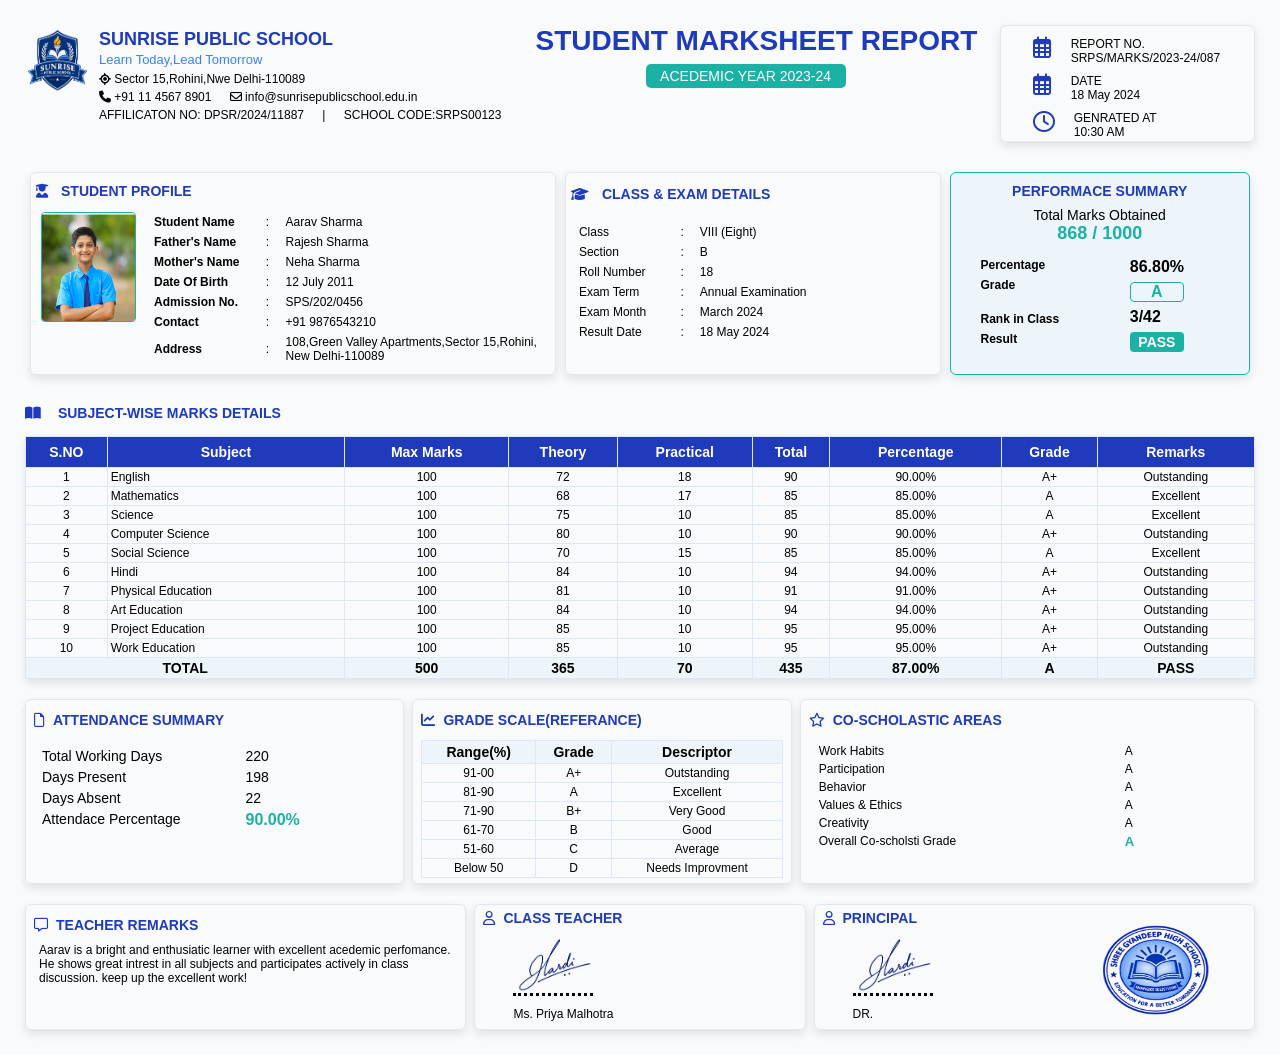
<file: index.html>
<!doctype html>
<html lang="en">
  <head>
    <meta charset="UTF-8" />
    <meta name="viewport" content="width=device-width, initial-scale=1.0" />
    <link rel="stylesheet" href="style.css" />
    <link
      rel="stylesheet"
      href="https://cdnjs.cloudflare.com/ajax/libs/font-awesome/6.7.2/css/all.min.css"
    />
    <title>Report Card1 </title>
  </head>
  <body> 
    <div class="report-card">
      <header class="header">
        <div class="scl-info">
          <img class="logo" src="slogo.png" alt="school logo" />
          <div class="scl-details">
            <h2>SUNRISE PUBLIC SCHOOL</h2>
            <p id="quote">Learn Today,Lead Tomorrow</p>
            <div class="content">
              <p>
                <i class="fa-solid fa-location-crosshairs"></i> Sector
                15,Rohini,Nwe Delhi-110089
              </p>
              <p>
                <i class="fa-solid fa-phone"></i> +91 11 4567 8901
                <span
                  ><i class="fa-regular fa-envelope"></i>
                  info@sunrisepublicschool.edu.in</span
                >
              </p>

              <p>
                AFFILICATON NO: DPSR/2024/11887 <span>|</span>
                <span>SCHOOL CODE:SRPS00123</span>
              </p>
            </div>
          </div>
        </div>
        <div class="scl-title">
          <h1>STUDENT MARKSHEET REPORT</h1>
          <p>ACEDEMIC YEAR 2023-24</p>
        </div>
        <div class="meta-data">
          <div class="meta-info">
            <i class="fa-regular fa-calendar-days"></i>
            <div>
              <p>REPORT NO. <br />SRPS/MARKS/2023-24/087</p>
            </div>
          </div>
          <div class="meta-info">
            <i class="fa-regular fa-calendar-days"></i>
            <div>
              <p>DATE <br />18 May 2024</p>
            </div>
          </div>
          <div class="meta-info">
            <i class="fa-regular fa-clock"></i>
            <div>
              <p>GENRATED AT<br />10:30 AM</p>
            </div>
          </div>
        </div>
      </header> 

      <section class="top-details">
        <div class="profile">
          <h4>
            <i id="sicon" class="fa-solid fa-user-graduate"></i>STUDENT PROFILE
          </h4>
          <div class="profile-details">
            <div>
              <img  class="studentimg" src="student.jpg" alt="profile pic" />
            </div>
            <div class="profile-info">
              <table>
                <tr>
                  <td><b>Student Name</b></td>
                  <td>:</td>
                  <td>Aarav Sharma</td>
                </tr>
                <tr>
                  <td><b>Father's Name</b></td>
                <td>: </td>
                <td>Rajesh Sharma</td>
              </tr>
                <tr>
                  <td><b>Mother's Name</b></td>
                  <td>: </td>
                  <td> Neha Sharma</td>
                </tr>
                <tr>
                  <td><b>Date Of Birth</b></td>
                  <td>: </td>
                  <td>12 July 2011</td>
                </tr>
                <tr>
                  <td><b>Admission No.</b></td>
                  <td>: </td>
                  <td>SPS/202/0456</td>
                </tr>
                <tr>
                  <td><b>Contact</b></td>
                  <td>: </td>
                  <td>+91 9876543210</td>
                </tr>
                <tr>
                  <td><b>Address</b></td>
                  <td>: </td>
                  <td>108,Green Valley Apartments,Sector 15,Rohini, New
                Delhi-110089</td>
                </tr>
    
           </table>
            </div>
          </div>
        </div>
        <div class="student-details">
          <h4> <i id="picon" class="fa-solid fa-graduation-cap"></i>CLASS & EXAM DETAILS</h4>
          <table>
            <tr>
              <td>Class</td>
              <td>:</td>
              <td> VIII (Eight)</td>
            </tr>
            <tr>
              <td>Section</td>
              <td>:</td>
              <td>B</td>
            </tr>
            <tr>
              <td>Roll Number</td>
              <td>:</td>
              <td>18</td>
            </tr>
            <tr>
              <td>Exam Term</td>
              <td>:</td>
              <td>Annual Examination</td>
            </tr>
            <tr>
              <td>Exam Month</td>
              <td>:</td>
              <td>March 2024</td>
            </tr>
            <tr>
              <td>Result Date</td>
              <td>:</td>
              <td>18 May 2024</td>
            </tr>
          </table>
        </div>
       
        <div class="card">
          <h4>PERFORMACE SUMMARY</h4>
          <p id="c1">Total Marks Obtained</p>
          <p id="c2">868 / 1000</p>
          <div class="card-details">
            <div class="card1">
              <p>Percentage</p>
              <p>Grade</p>
              <p id="Rank">Rank in Class</p>
              <p>Result</p>
            </div>
            <div class="card2">
              <p id="p1">86.80%</p>
              <p id="p2">A</p>
              <p id="p1">3/42</p>
              <p id="p3">PASS</p>
            </div>
          </div>
        </div>
      </section>

      <section class="table-marks">
        <div class="subject-marks">
          <h4><i id="sicon" class="fa-solid fa-book-open"></i> SUBJECT-WISE MARKS DETAILS</h4>
         <table class="marks-details">
          <thead>
            <tr>
              <th>S.NO</th>
              <th>Subject</th>
              <th>Max Marks</th>
              <th>Theory</th>
              <th>Practical</th>
              <th>Total</th>
              <th>Percentage</th>
              <th>Grade</th>
              <th>Remarks</th>
            </tr>
          </thead>
          <tbody>
      <tr>
        <td>1</td>
        <td id="sub">English</td>
        <td>100</td>
        <td>72</td>
        <td>18</td>
        <td>90</td>
        <td>90.00%</td>
        <td>A+</td>
        <td>Outstanding</td>
      </tr>

      <tr>
        <td>2</td>
        <td id="sub">Mathematics</td>
        <td>100</td>
        <td>68</td>
        <td>17</td>
        <td>85</td>
        <td>85.00%</td>
        <td>A</td>
        <td>Excellent</td>
      </tr>

      <tr>
        <td>3</td>
        <td id="sub">Science</td>
        <td>100</td>
        <td>75</td>
        <td>10</td>
        <td>85</td>
        <td>85.00%</td>
        <td>A</td>
        <td>Excellent</td>
      </tr>

      <tr>
        <td>4</td>
        <td id="sub">Computer Science</td>
        <td>100</td>
        <td>80</td>
        <td>10</td>
        <td>90</td>
        <td>90.00%</td>
        <td>A+</td>
        <td>Outstanding</td>
      </tr>

      <tr>
        <td>5</td>
        <td id="sub">Social Science</td>
        <td>100</td>
        <td>70</td>
        <td>15</td>
        <td>85</td>
        <td>85.00%</td>
        <td>A</td>
        <td>Excellent</td>
      </tr>
      
<tr>
    <td>6</td>
    <td id="sub">Hindi</td>
    <td>100</td>
    <td>84</td>
    <td>10</td>
    <td>94</td>
    <td>94.00%</td>
    <td>A+</td>
    <td>Outstanding</td>
</tr>

<tr>
    <td>7</td>
    <td id="sub">Physical Education</td>
    <td>100</td>
    <td>81</td>
    <td>10</td>
    <td>91</td>
    <td>91.00%</td>
    <td>A+</td>
    <td>Outstanding</td>
</tr>

<tr>
    <td>8</td>
    <td id="sub">Art Education</td>
    <td>100</td>
    <td>84</td>
    <td>10</td>
    <td>94</td>
    <td>94.00%</td>
    <td>A+</td>
    <td>Outstanding</td>
</tr>

<tr>
    <td>9</td>
    <td id="sub">Project Education</td>
    <td>100</td>
    <td>85</td>
    <td>10</td>
    <td>95</td>
    <td>95.00%</td>
    <td>A+</td>
    <td>Outstanding</td>
</tr>

<tr>
    <td>10</td>
    <td id="sub">Work Education</td>
    <td>100</td>
    <td>85</td>
    <td>10</td>
    <td>95</td>
    <td>95.00%</td>
    <td>A+</td>
    <td>Outstanding</td>
</tr>


      <tr class="total-row">
        <td colspan="2">TOTAL</th>
        <td>500</td>
        <td>365</td>
        <td>70</td>
        <td>435</td>
        <td>87.00%</td>
        <td>A</td>
        <td>PASS</td>
      </tr>
    </tbody>

         </table>
        </div>
      </section>

      <section class="score">
        <div class="attendance">
         <h4><i id="aicon" class="fa-regular fa-file"></i>ATTENDANCE SUMMARY</h4>
         <div class="score-data">
           <div>
            <p>Total Working Days</p>
            <p>Days Present</p>
            <p>Days Absent</p>
            <p>Attendace Percentage</p>
           </div>
           <div>
            <p>220</p>
            <p>198</p>
            <p>22</p>
            <p id="final-marks">90.00%</p>
           </div>
         </div>
        </div>
        <div class="grade">
           <h4><i id="aicon" class="fa-solid fa-chart-line"></i>GRADE SCALE(REFERANCE)</h4>
            <table class="grade-score">
              <tr>
                <th>Range(%)</th>
                <th>Grade</th>
                <th>Descriptor</th>
              </tr>
              <tr>
                <td>91-00</td>
                <td>A+</td>
                <td>Outstanding</td>
              </tr>
              <tr>
                <td>81-90</td>
                <td>A</td>
                <td>Excellent</td>
              </tr>
              <tr>
                <td>71-90</td>
                <td>B+</td>
                <td>Very Good</td>
              </tr>
              <tr>
                <td>61-70</td>
                <td>B</td>
                <td>Good</td>
              </tr>
              <tr>
                <td>51-60</td>
              <td>C</td>
              <td>Average</td></tr>
              <tr>
                <td>Below 50</td>
                <td>D</td>
                <td>Needs Improvment</td>
              </tr>
            </table>
        </div>
        <div class="score-info">
          <h4><i id="aicon" class="fa-regular fa-star"></i>CO-SCHOLASTIC AREAS</h4>
          <div class="sinfo">
             <div class="sinfo1">
              <p>Work Habits</p>
              <p>Participation</p>
              <p>Behavior</p>
              <p>Values & Ethics</p>
              <p>Creativity</p>
              <p>Overall Co-scholsti Grade</p>
             </div>
             <div class="sinfo2">
              <p>A</p>
              <p>A</p>
              <p>A</p>
              <p>A</p>
              <p>A</p>
              <p id="final-grade">A</p>
             </div>
          </div>
        </div>
      </section>
      <footer class="footer-data">
         <div class="remarks">
            <h4><i id="aicon" class="fa-regular fa-message"></i>TEACHER REMARKS</h4>
            <p>Aarav is a bright and enthusiatic learner with excellent acedemic perfomance. He shows great intrest in all subjects and participates actively in class discussion. keep up the excellent work!</p>
            
         </div>
         <div class="t-sign">
            <h4><i id="aicon" class="fa-regular fa-user"></i>CLASS TEACHER</h4>
            <img id="sign" src="sign.png" alt="teacher signature">
            <p>Ms. Priya Malhotra</p>
         </div>
         <div class="p-sign">
          <div class="sign1">
              <h4><i id="aicon" class="fa-regular fa-user"></i>PRINCIPAL</h4>
            <img id="sign" src="sign.png" alt="principal signature">
            <p>DR.</p>
          </div>
          <div class="sign2">
         <img src="stamp.png" alt="stamp">
          </div>
         </div>
      </footer>
    </div>
  </body>
</html>
</file>
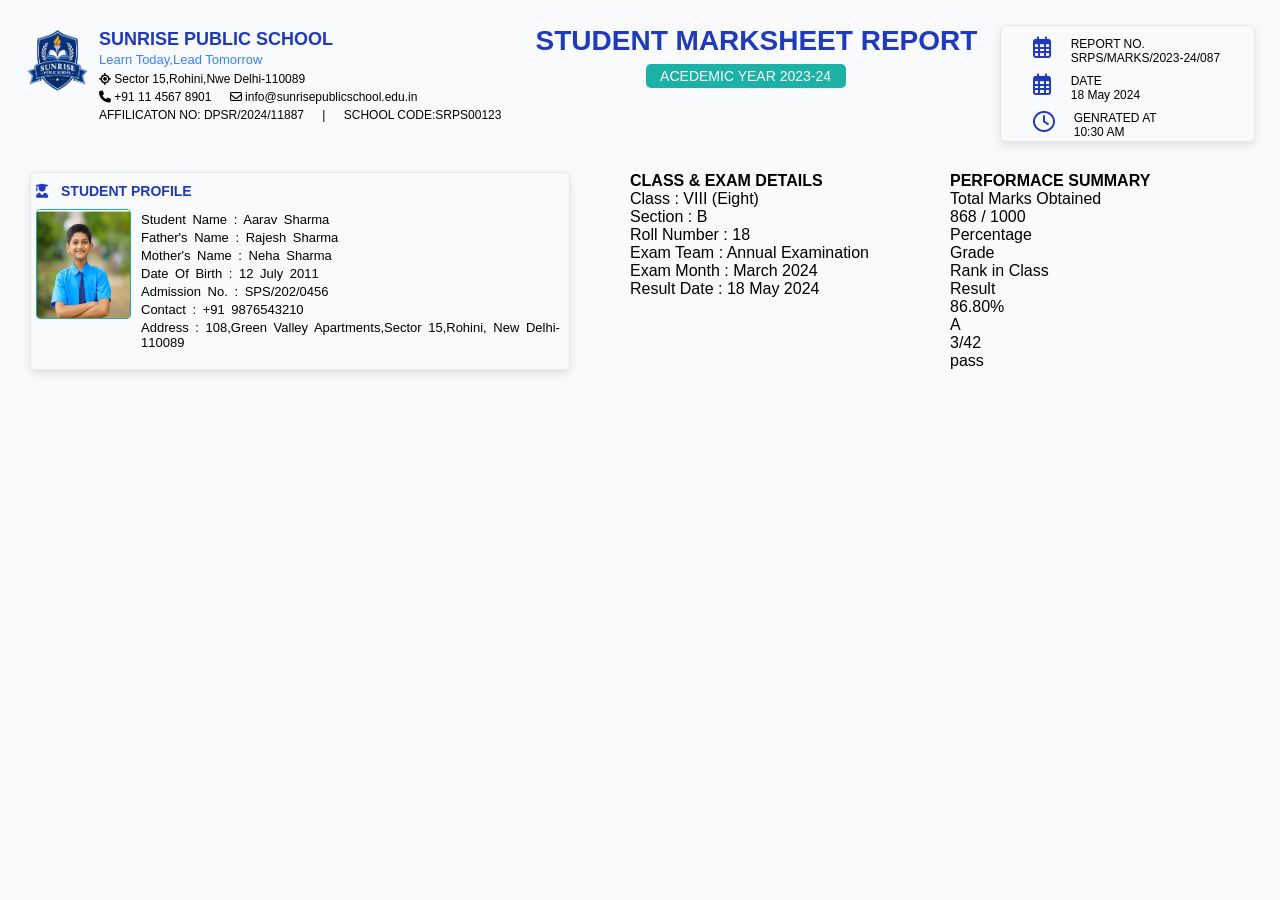
<file: Task-1/index.html>
<!doctype html>
<html lang="en">
  <head>
    <meta charset="UTF-8" />
    <meta name="viewport" content="width=device-width, initial-scale=1.0" />
    <link rel="stylesheet" href="style.css" />
    <link
      rel="stylesheet"
      href="https://cdnjs.cloudflare.com/ajax/libs/font-awesome/6.7.2/css/all.min.css"
    />
    <title>Report Card</title>
  </head>
  <body>
    <div class="report-card">
      <header class="header">
        <div class="scl-info">
          <img class="logo" src="slogo.png" alt="school logo" />
          <div class="scl-details">
            <h2>SUNRISE PUBLIC SCHOOL</h2>
            <p id="quote">Learn Today,Lead Tomorrow</p>
            <div class="content">
              <p>
                <i class="fa-solid fa-location-crosshairs"></i> Sector
                15,Rohini,Nwe Delhi-110089
              </p>
              <p>
                <i class="fa-solid fa-phone"></i> +91 11 4567 8901
                <span
                  ><i class="fa-regular fa-envelope"></i>
                  info@sunrisepublicschool.edu.in</span
                >
              </p>

              <p>
                AFFILICATON NO: DPSR/2024/11887 <span>|</span>
                <span>SCHOOL CODE:SRPS00123</span>
              </p>
            </div>
          </div>
        </div>
        <div class="scl-title">
          <h1>STUDENT MARKSHEET REPORT</h1>
          <p>ACEDEMIC YEAR 2023-24</p>
        </div>
        <div class="meta-data">
          <div class="meta-info">
            <i class="fa-regular fa-calendar-days"></i>
            <div>
              <p>REPORT NO. <br />SRPS/MARKS/2023-24/087</p>
            </div>
          </div>
          <div class="meta-info">
            <i class="fa-regular fa-calendar-days"></i>
            <div>
              <p>DATE <br />18 May 2024</p>
            </div>
          </div>
          <div class="meta-info">
            <i class="fa-regular fa-clock"></i>
            <div>
              <p>GENRATED AT<br />10:30 AM</p>
            </div>
          </div>
        </div>
      </header>

      <section class="top-details">
        <div class="profile">
          <h4>
            <i id="sicon" class="fa-solid fa-user-graduate"></i>STUDENT PROFILE
          </h4>
          <div class="profile-details">
            <div>
              <img class="studentimg" src="student.jpg" alt="profile pic" />
            </div>
            <div class="profile-info">
              <p>Student Name : Aarav Sharma</p>
              <p>Father's Name : Rajesh Sharma</p>
              <p>Mother's Name : Neha Sharma</p>
              <p>Date Of Birth : 12 July 2011</p>
              <p>Admission No. : SPS/202/0456</p>
              <p>Contact : +91 9876543210</p>
              <p>
                Address : 108,Green Valley Apartments,Sector 15,Rohini, New
                Delhi-110089
              </p>
            </div>
          </div>
        </div>
        <div class="student-details">
          <h4>CLASS & EXAM DETAILS</h4>
          <p>Class : VIII (Eight)</p>
          <p>Section : B</p>
          <p>Roll Number : 18</p>
          <p>Exam Team : Annual Examination</p>
          <p>Exam Month : March 2024</p>
          <p>Result Date : 18 May 2024</p>
        </div>
        <div class="card">
          <h4>PERFORMACE SUMMARY</h4>
          <p>Total Marks Obtained</p>
          <p class="marks">868 / 1000</p>
          <div class="card-details">
            <div>
              <p>Percentage</p>
              <p>Grade</p>
              <p>Rank in Class</p>
              <p>Result</p>
            </div>
            <div>
              <p id="p2">86.80%</p>
              <p id="p3">A</p>
              <p id="p2">3/42</p>
              <p id="p1">pass</p>
            </div>
          </div>
        </div>
      </section>
    </div>
  </body>
</html>
</file>
<file: style.css>
* {
  margin: 0;
  padding: 0;
  box-sizing: border-box;
}

body {
  font-family: "Segoe UI", Tahoma, Geneva, Verdana, sans-serif;
  background-color: hsl(210, 40%, 98%);
  padding: 25px;
}

.header {
  display: grid;
  grid-template-columns: 1.1fr 1fr 0.55fr;
  width: 100%;
  align-items: start;
}

.scl-info {
  display: flex;
  gap: 9px;
}
.logo {
  width: 65px;
  height: 70px;
}
.scl-info h2 {
  font-size: 18px;
  font-weight: 600;
  line-height: 1.4;
  color: #1f3aba;
  margin-top: 2px;
}

#quote {
  color: #3882fa;
  font-size: 13px;
}

.content {
  font-size: 12px;
  margin-top: 5px;
}
.content p {
  margin-top: 4px;
}
.content span {
  margin-left: 15px;
}
.scl-title h1 {
  font-size: 28px;
  color: #1f3aba;
}
.scl-title p {
  background-color: #1bb1a4;
  color: white;
  padding: 4px 5px;
  width: 200px;
  margin-left: 110px;
  border-radius: 5px;
  text-align: center;
  font-size: 14px;
  font-weight: 500;
  margin-top: 7px;
}
.meta-data {
  border: 1px solid #e2e8f0;
  box-shadow: 0px 4px 10px rgba(0, 0, 0, 0.1);
  border-radius: 6px;
  padding: 2px 2px;
}
.meta-info {
  display: flex;
  border-radius: 4px;
  margin-top: 5px;
  margin-left: 30px;
}
.meta-info p {
  margin-left: 20px;
  font-size: 12px;
  margin-top: 4px;
}
.meta-info i {
  color: #1f3aba;
  margin-top: 4px;
  font-size: 21px;
}
.top-details {
  display: grid;
  grid-template-columns: 1.4fr 1fr 0.8fr;
  gap: 9px;
  margin-top: 20px;
  padding: 10px 5px;
  width: 100%;
  box-sizing: border-box;
  align-items: stretch;
}

.profile {
  border: 1px solid #e2e8f0;
  box-shadow: 0px 4px 10px rgba(0, 0, 0, 0.1);
  border-radius: 6px;
  width: 100%;
  min-width: 0;
  padding: 5px;
  padding-top: 10px;
}
.profile h4 {
  font-size: 14px;
  font-weight: 600;
  color: #1f3aba;
}
#sicon {
  margin-right: 13px;
}
.profile-details {
  display: flex;
  margin-top: 10px;
  gap: 10px;
  padding: 3px 5px;
}
.studentimg {
  height: 110px;
  width: 95px;
  border: 1px solid #1bb1a4;
  border-radius: 4px;
}
.profile-info td {
  font-size: 12px;
  padding: 3px 8px;
}
.profile-info table {
  width: 100%;
  border-collapse: collapse;
}
.profile-info td:first-child {
  width: 28%;
}
.profile-info td:nth-child(2) {
  width: 5%;
}
.profile-info td:nth-child(3) {
  width: 67%;
}
.student-details {
  border: 1px solid #e2e8f0;
  box-shadow: 0px 4px 10px rgba(0, 0, 0, 0.1);
  border-radius: 6px;
  width: 100%;
  padding: 5px;
  padding-top: 10px;
}
.student-details h4 {
  color: #1f3aba;
  gap: 5px;
  font-size: 14px;
  margin-top: 3px;
  font-weight: 600;
}
#picon {
  margin-right: 13px;
}
.student-details table {
  width: 100%;
  border-collapse: collapse;
  margin-top: 20px;
}
.student-details td {
  font-size: 12px;
  padding: 3px 8px;
}
.student-details td:first-child {
  width: 28%;
}
.student-details td:nth-child(2) {
  width: 5%;
}
.student-details td:nth-child(3) {
  width: 67%;
}
.card {
  border: 1px solid #e2e8f0;
  box-shadow: 0px 4px 10px rgba(0, 0, 0, 0.1);
  border-radius: 6px;
  width: 100%;
  min-width: 0;
  box-sizing: border-box;
  border-color: #1bb1a4;
  background-color: rgba(173, 216, 230, 0.15);
}
.card h4 {
  font-size: 14px;
  color: #1f3aba;
  font-weight: 600;
  text-align: center;
  margin-top: 10px;
}
#c1 {
  font-size: 14px;
  text-align: center;
  margin-top: 8px;
}
#c2 {
  font-size: 18px;
  text-align: center;
  color: #1bb1a4;
  font-weight: 600;
}
.card-details {
  display: flex;
  font-size: 12px;
  width: 100%;
  margin-top: 8px;
}
.card1 {
  width: 50%;
  margin-left: 30px;
  font-weight: 600;
}
.card-details p {
  margin-top: 6px;
}
#Rank {
  margin-top: 20px;
}
#p1 {
  font-size: 16px;
  font-weight: 600;
}
#p2 {
  border: 1px solid #1bb1a4;
  border-radius: 4px;
  text-align: center;
  color: #1bb1a4;
  font-weight: 600;
  font-size: 16px;
}
#p3 {
  background-color: #1bb1a4;
  color: white;
  font-size: 14px;
  font-weight: 600;
  border-radius: 4px;
  padding: 2px 4px;
  text-align: center;
}
.subject-marks {
  width: 100%;
  margin-top: 20px;
}
.subject-marks h4 {
  color: #1f3aba;
  font-size: 14px;
}
.marks-details {
  border: 1px solid #dbe7fa;
  border-radius: 5px;
  box-shadow: 0px 4px 10px rgba(0, 0, 0, 0.1);
  width: 100%;
  text-align: center;
  border-collapse: collapse;
  margin-top: 15px;
}
.marks-details th,
.marks-details td {
  border: 1px solid #dbe7fa;
  padding: 2px 3px;
}
.marks-details th {
  padding: 7px 1px;
  background-color: #1f3aba;
  color: white;
  font-size: 14px;
  font-weight: 600;
}
.marks-details td {
  font-size: 12px;
}
#sub {
  text-align: start;
}
.total-row {
  background-color: rgba(173, 216, 230, 0.15);
}
.total-row td {
  color: black;
  font-size: 14px;
  font-weight: 700;
}
.score {
  display: grid;
  grid-template-columns: 1fr 1fr 1.2fr;
  margin-top: 20px;
  gap: 8px;
}
.attendance {
  border: 1px solid #e2e8f0;
  box-shadow: 0px 4px 10px rgba(0, 0, 0, 0.1);
  border-radius: 6px;
  width: 100%;
  min-width: 0;
  box-sizing: border-box;
  padding: 5px 8px;
}
.attendance h4 {
  font-size: 14px;
  color: #1f3aba;
  margin-top: 7px;
}
#aicon {
  margin-right: 8px;
}
.score-data {
  display: flex;
  margin-top: 10px;
  padding: 5px 8px;
  gap: 65px;
}
.score-data p {
  font-size: 14px;
  margin-top: 5px;
}
#final-marks {
  font-size: 16px;
  font-weight: 600;
  color: #1bb1a4;
}

.grade {
  border: 1px solid #e2e8f0;
  box-shadow: 0px 4px 10px rgba(0, 0, 0, 0.1);
  border-radius: 6px;
  width: 100%;
  min-width: 0;
  box-sizing: border-box;
  padding: 5px 8px;
}

.grade h4 {
  font-size: 14px;
  color: #1f3aba;
  margin-top: 7px;
}
.grade-score {
  border: 1px solid #dbe7fa;
  width: 100%;
  border-collapse: collapse;
  margin-top: 12px;
}
.grade-score th,
.grade-score td {
  border: 1px solid #dbe7fa;
}
.grade-score th {
  padding: 3px 4px;
  font-size: 14px;
  background-color: rgba(173, 216, 230, 0.15);
}
.grade-score td {
  font-size: 12px;
  padding: 2px 4px;
  text-align: center;
}
.score-info {
  border: 1px solid #e2e8f0;
  box-shadow: 0px 4px 10px rgba(0, 0, 0, 0.1);
  border-radius: 6px;
  width: 100%;
  min-width: 0;
  box-sizing: border-box;
  padding: 5px 8px;
}
.score-info h4 {
  font-size: 14px;
  color: #1f3aba;
  margin-top: 7px;
}
.sinfo {
  margin-top: 12px;
  font-size: 12px;
  width: 100%;
  display: flex;
  margin-left: 10px;
}
.sinfo p {
  margin-top: 4px;
}
.sinfo1 {
  width: 70%;
}
.sinfo2 {
  width: 30%;
}
#final-grade {
  font-size: 13px;
  color: #1bb1a4;
  font-weight: 600;
}
.footer-data {
  display: grid;
  grid-template-columns: 1.2fr 0.9fr 1.2fr;
  margin-top: 20px;
  gap: 8px;
}
.remarks {
  border: 1px solid #e2e8f0;
  box-shadow: 0px 4px 10px rgba(0, 0, 0, 0.1);
  border-radius: 6px;
  width: 100%;
  min-width: 0;
  box-sizing: border-box;
  padding: 5px 8px;
}
.remarks h4 {
  font-size: 14px;
  color: #1f3aba;
  margin-top: 7px;
}
.remarks p {
  font-size: 12px;
  margin-top: 10px;
  padding: 0 5px;
}
.t-sign {
  border: 1px solid #e2e8f0;
  box-shadow: 0px 4px 10px rgba(0, 0, 0, 0.1);
  border-radius: 6px;
  width: 100%;
  min-width: 0;
  box-sizing: border-box;
  padding: 5px 8px;
}
.t-sign h4 {
  font-size: 14px;
  color: #1f3aba;
  margin-top: 7x;
}
#sign {
  height: 60px;
  width: 80px;
  margin-left: 30px;
  border-bottom: dotted;
  margin-top: 10px;
}
.t-sign p {
  margin-left: 30px;
  margin-top: 7px;
  font-size: 12px;
}
.p-sign {
  border: 1px solid #e2e8f0;
  box-shadow: 0px 4px 10px rgba(0, 0, 0, 0.1);
  border-radius: 6px;
  width: 100%;
  min-width: 0;
  box-sizing: border-box;
  padding: 5px 8px;
  display: flex;
  justify-content: space-between;
}
.p-sign h4 {
  font-size: 14px;
  color: #1f3aba;
  margin-top: 7x;
}
.p-sign p {
  margin-left: 30px;
  margin-top: 7px;
  font-size: 12px;
}

.sign2 img {
  height: 100px;
  width: 120px;
  margin-top: 10px;
  margin-right: 30px;
}
</file>
<file: Task-1/style.css>
*{
    margin: 0;
    padding: 0;
    box-sizing: border-box;
}
body{
   font-family: 'Segoe UI', Tahoma, Geneva, Verdana, sans-serif;
   background-color:#F8FAFC;
   padding: 25px;
   
}

.header{
    display: grid;
    grid-template-columns: 1.1fr 1fr 0.55fr;
    width: 100%;
    align-items: start;
}

.scl-info{
    display: flex;
    gap: 9px;
}
.logo{
width: 65px;
height: 70px;
}
.scl-info h2{
    font-size: 18px;
    font-weight: 600;
    line-height: 1.4;
    color: #1F3ABA;
    margin-top:2px;
}

#quote{
    color: #3882fa;
    font-size: 13px;
}

.content{
    font-size: 12px;
    margin-top: 5px;

}
.content p{
    margin-top: 4px;
}
.content span{
    margin-left: 15px;
}
.scl-title h1{
   font-size:28px;
   color:#1F3ABA;
} 
.scl-title p{
  background-color: #1bb1a4;
  color: white;
  padding: 4px 5px;
  width: 200px;
  margin-left: 110px;
  border-radius: 5px;
  text-align: center;
  font-size: 14px;
  font-weight: 500;
  margin-top: 7px;
}
.meta-data{
      border: 1px solid #e2e8f0;
   box-shadow: 0px 4px 10px rgba(0, 0, 0, 0.1);
   border-radius: 6px;
   padding: 2px 2px;
}
.meta-info{
    display: flex;
   border-radius: 4px;
   margin-top: 5px;
   margin-left: 30px;
 
}
.meta-info p{
    margin-left: 20px;
    font-size: 12px;
    margin-top: 4px;
}
.meta-info i{
    color: #1F3ABA;
    margin-top: 4px;
    font-size: 21px;
}
.top-details{
    display: grid;
    grid-template-columns: 1.5fr 0.80fr 0.75fr;
    margin-top: 20px;
    padding: 10px 5px;
}
.profile{
    border: 1px solid #e2e8f0;
   box-shadow: 0px 4px 10px rgba(0, 0, 0, 0.1);
   border-radius: 6px;
   width:90%;
   padding: 5px;
   padding-top: 10px;

}
.profile h4{
    font-size: 14px;
    font-weight: 600;
    color: #1F3ABA;

}
#sicon{
    margin-right: 13px;
}
.profile-details{
    display: flex;
    margin-top: 10px;
    gap: 10px;
}
.studentimg{
    height: 110px;
    width: 95px;
    border: 1px solid #1bb1a4;
    border-radius: 4px;
    
}
.profile-info{
    font-size: 13px;
}
.profile-info p{
 margin-top: 3px;
 word-spacing: 3px;
}
</file>
